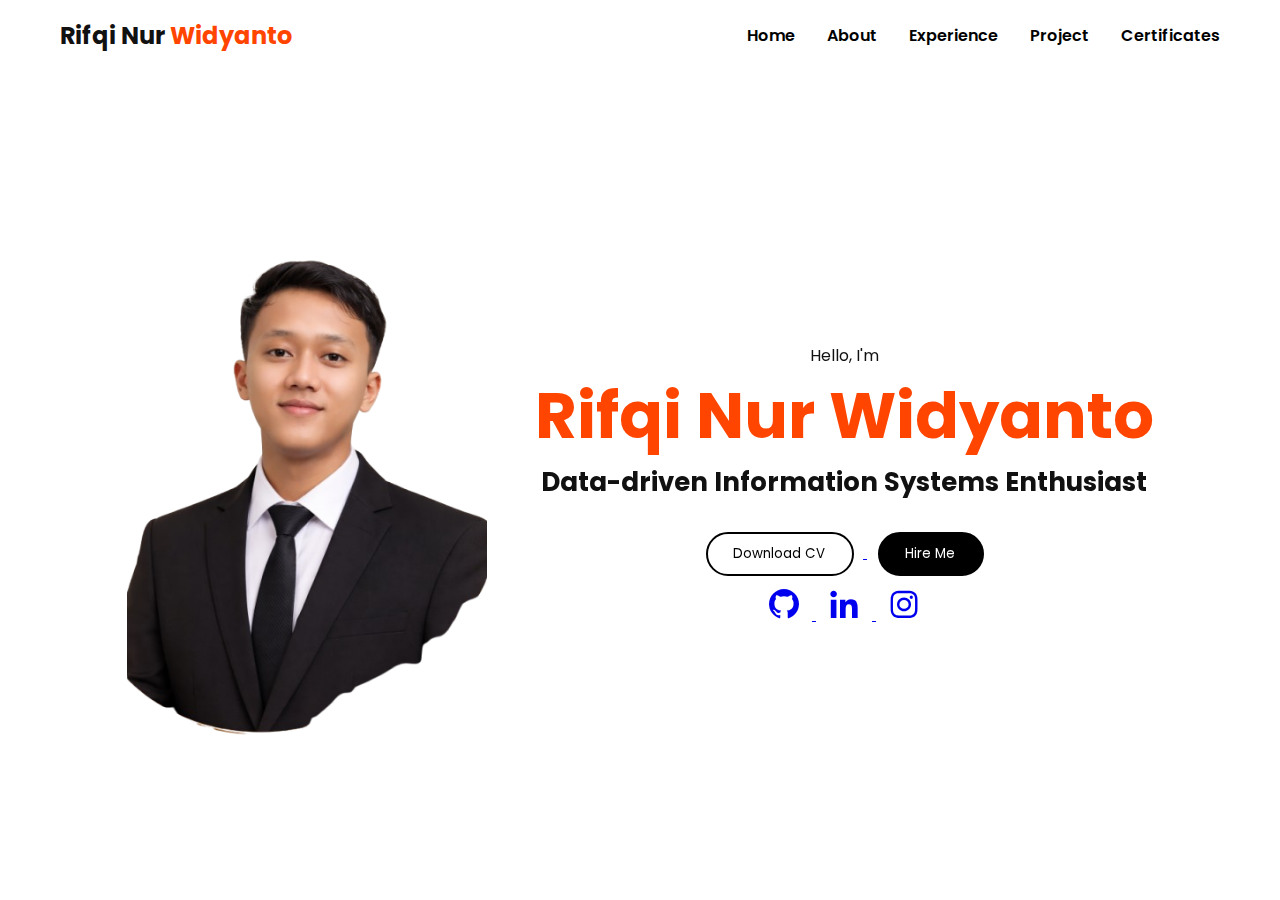
<file: index.html>
<!DOCTYPE html>
<html lang="en">

<head>
    <meta charset="UTF-8" />
    <meta name="viewport" content="width=device-width, initial-scale=1.0" />
    <title>Portfolio | Rifqi Nur Widyanto</title>

    <!-- GLOBAL CSS -->
    <link rel="stylesheet" href="css/global.css" />
    <!-- HOME CSS -->
    <link rel="stylesheet" href="css/home.css" />

    <!-- BOXICONS -->
    <link href="https://unpkg.com/boxicons@2.1.4/css/boxicons.min.css" rel="stylesheet" />

    <!-- AOS -->
    <link rel="stylesheet" href="https://unpkg.com/aos@next/dist/aos.css" />
</head>

<body>

    <!-- NAVBAR -->
    <nav class="navbar">
        <div class="nav-container">
            <h2 class="logo">
                Rifqi Nur <span>Widyanto</span>
            </h2>

            <ul class="nav-links">
                <li><a href="index.html" class="active">Home</a></li>
                <li><a href="about.html">About</a></li>
                <li><a href="experience.html">Experience</a></li>
                <li><a href="Project.html">Project</a></li>
                <li><a href="certificates.html">Certificates</a></li>
            </ul>

            <div class="menu-toggle" aria-label="Toggle navigation">
                &#9776;
            </div>
        </div>
    </nav>

    <!-- MAIN / HOME -->
    <main class="main">

        <!-- IMAGE -->
        <div class="img-term" data-aos="zoom-out-right">
            <img src="img/main.png" alt="Rifqi Nur Widyanto" />
        </div>

        <!-- CONTENT -->
        <div class="main-detail">
            <p data-aos="fade-left" data-aos-delay="200">
                Hello, I'm
            </p>

            <h1 data-aos="fade-right" data-aos-delay="400">
                Rifqi Nur Widyanto
            </h1>

            <h4 data-aos="fade-up" data-aos-delay="600">
                Data-driven Information Systems Enthusiast
            </h4>

            <!-- BUTTON -->
            <div class="btn" data-aos="zoom-in" data-aos-delay="800">
                <a href="img/CV/RESUME_RIFQI NUR WIDYANTO_CV.pdf" download>
                    <button class="btn-1">Download CV</button>
                </a>

                <a href="hireme.html">
                    <button class="btn-2">Hire Me</button>
                </a>
            </div>

            <!-- SOCIAL MEDIA -->
            <div class="social" data-aos="fade-up" data-aos-delay="1000">
                <a href="https://github.com/rifqinw" target="_blank" aria-label="GitHub">
                    <i class="bx bxl-github"></i>
                </a>

                <a href="linkedin.com/in/rifqi-nur-widyanto-18b354249" target="_blank" aria-label="LinkedIn">
                    <i class="bx bxl-linkedin"></i>
                </a>

                <a href="https://www.instagram.com/rifqii_nrwdy/?igsh=djF5emR0dmozYmlh#" target="_blank"
                    aria-label="Instagram">
                    <i class="bx bxl-instagram"></i>
                </a>
            </div>


    </main>

    <!-- AOS -->
    <script src="https://unpkg.com/aos@next/dist/aos.js"></script>
    <script>
        AOS.init({
            duration: 1000,
            once: true
        });
    </script>

    <!-- NAVBAR JS -->
    <script src="js/navbar.js"></script>

</body>

</html>
</file>
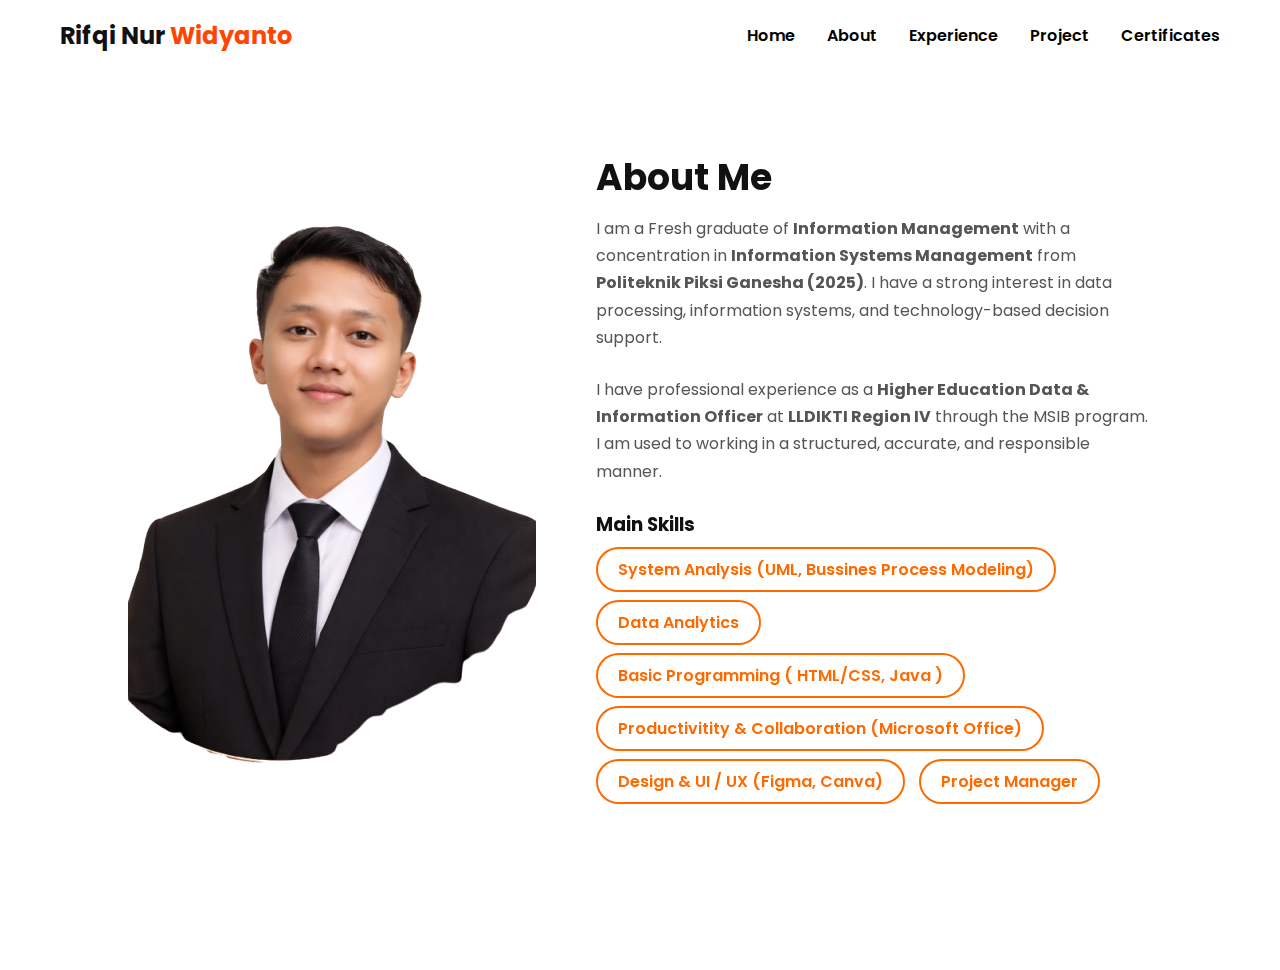
<file: about.html>
<!DOCTYPE html>
<html lang="en">

<head>
    <meta charset="UTF-8" />
    <meta name="viewport" content="width=device-width, initial-scale=1.0" />
    <title>About | Rifqi Nur Widyanto</title>

    <!-- GLOBAL CSS -->
    <link rel="stylesheet" href="css/global.css" />
    <!-- ABOUT CSS -->
    <link rel="stylesheet" href="css/about.css" />

    <!-- AOS -->
    <link rel="stylesheet" href="https://unpkg.com/aos@next/dist/aos.css" />
</head>

<body>

    <!-- NAVBAR -->
    <nav class="navbar">
        <div class="nav-container">
            <h2 class="logo">
                Rifqi Nur <span>Widyanto</span>
            </h2>

            <ul class="nav-links">
                <li><a href="index.html" class="active">Home</a></li>
                <li><a href="about.html">About</a></li>
                <li><a href="experience.html">Experience</a></li>
                <li><a href="project.html">Project</a></li>
                <li><a href="certificates.html">Certificates</a></li>
            </ul>
            <div class="menu-toggle">&#9776;</div>
        </div>
    </nav>

    <!-- ABOUT PAGE -->
    <section id="about-page">
        <div class="about-wrapper">

            <!-- PHOTO -->
            <div class="about-photo" data-aos="fade-right">
                <img src="img/main.png" alt="Rifqi Nur Widyanto">
            </div>

            <!-- CONTENT -->
            <div class="about-content" data-aos="fade-left">
                <h2>About Me</h2>

                <p>
                    I am a Fresh graduate of <strong>Information Management</strong> with a concentration in
                    <strong>Information Systems Management</strong> from
                    <strong>Politeknik Piksi Ganesha (2025)</strong>.
                    I have a strong interest in data processing, information systems,
                    and technology-based decision support.
                </p>

                <p>
                    I have professional experience as a
                    <strong>Higher Education Data & Information Officer</strong>
                    at <strong>LLDIKTI Region IV</strong> through the MSIB program.
                    I am used to working in a structured, accurate, and responsible manner.
                </p>

                <h3>Main Skills</h3>
                <div class="skill-box">
                    <span>System Analysis (UML, Bussines Process Modeling)</span>
                    <span>Data Analytics</span>
                    <span>Basic Programming ( HTML/CSS, Java ) </span>
                    <span>Productivitity & Collaboration (Microsoft Office)</span>
                    <span>Design & UI / UX (Figma, Canva)</span>
                    <span>Project Manager</span>
                </div>

            </div>

        </div>
    </section>

    <!-- AOS -->
    <script src="https://unpkg.com/aos@next/dist/aos.js"></script>
    <script>
        AOS.init({
            duration: 1000,
            once: true
        });
    </script>

    <!-- NAVBAR JS -->
    <script src="js/navbar.js"></script>

</body>


</html>
</file>
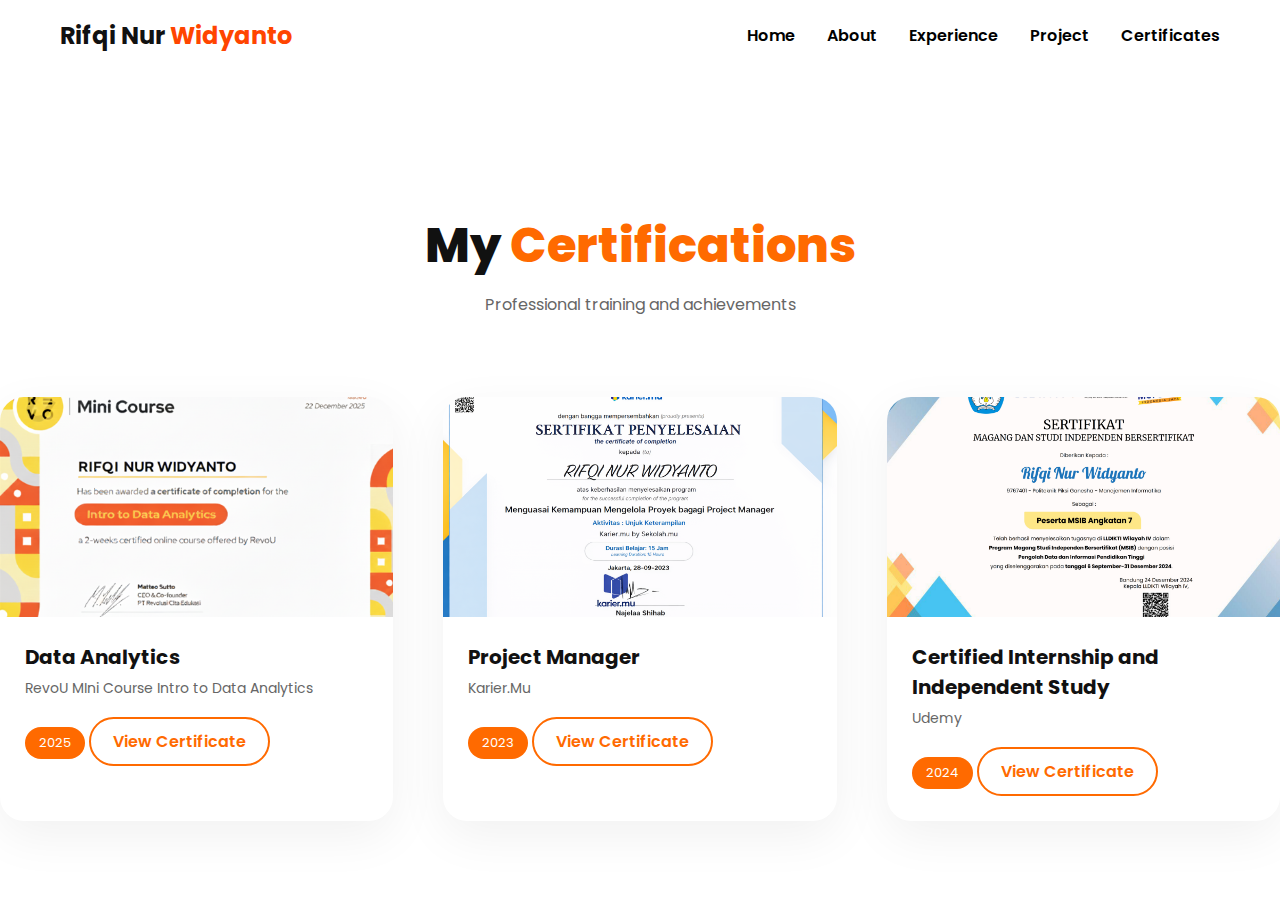
<file: certificates.html>
<!DOCTYPE html>
<html lang="en">

<head>
    <meta charset="UTF-8">
    <title>Certificates | Rifqi Nur Widyanto</title>

    <link rel="stylesheet" href="css/global.css">
    <link rel="stylesheet" href="css/certificates.css">
    <link href="https://unpkg.com/boxicons@2.1.4/css/boxicons.min.css" rel="stylesheet">
</head>

<body>

    <!-- NAVBAR -->
    <nav class="navbar">
        <div class="nav-container">
            <h2 class="logo">
                Rifqi Nur <span>Widyanto</span>
            </h2>

            <ul class="nav-links">
                <li><a href="index.html">Home</a></li>
                <li><a href="about.html">About</a></li>
                <li><a href="experience.html">Experience</a></li>
                <li><a href="project.html">Project</a></li>
                <li><a href="certificates.html" class="active">Certificates</a></li>
            </ul>

            <div class="menu-toggle">&#9776;</div>
        </div>
    </nav>

    <!-- CERTIFICATES -->
    <section id="certificates-page">
        <div class="container">

            <div class="cert-header">
                <h1>My <span>Certifications</span></h1>
                <p>Professional training and achievements</p>
            </div>

            <div class="cert-grid">

                <div class="cert-card">
                    <div class="cert-image">
                        <img src="img/certificates/sertif.PNG">
                    </div>
                    <div class="cert-info">
                        <h3>Data Analytics</h3>
                        <p>RevoU MIni Course Intro to Data Analytics</p>
                        <span>2025</span>
                        <a href="img/certificates/RevoU_Mini_Course_Rifqi.pdf" target="_blank" class="cert-btn">View
                            Certificate</a>
                    </div>
                </div>

                <div class="cert-card">
                    <div class="cert-image">
                        <img src="img/certificates/esertif_PM_RIfqi.png">
                    </div>
                    <div class="cert-info">
                        <h3>Project Manager</h3>
                        <p>Karier.Mu</p>
                        <span>2023</span>
                        <a href="img/certificates/sertifikat-sekolahmu-9259404.pdf" target="_blank"
                            class="cert-btn">View
                            Certificate</a>
                    </div>
                </div>

                <div class="cert-card">
                    <div class="cert-image">
                        <img src="img/certificates/msib.PNG">
                    </div>
                    <div class="cert-info">
                        <h3>Certified Internship and Independent Study</h3>
                        <p>Udemy</p>
                        <span>2024</span>
                        <a href="img/certificates/31 Rifqi Nur Widyanto (3).pdf" target="_blank" class="cert-btn">View
                            Certificate</a>
                    </div>
                </div>

            </div>

        </div>
    </section>

    <script src="js/navbar.js"></script>
</body>


</html>
</file>
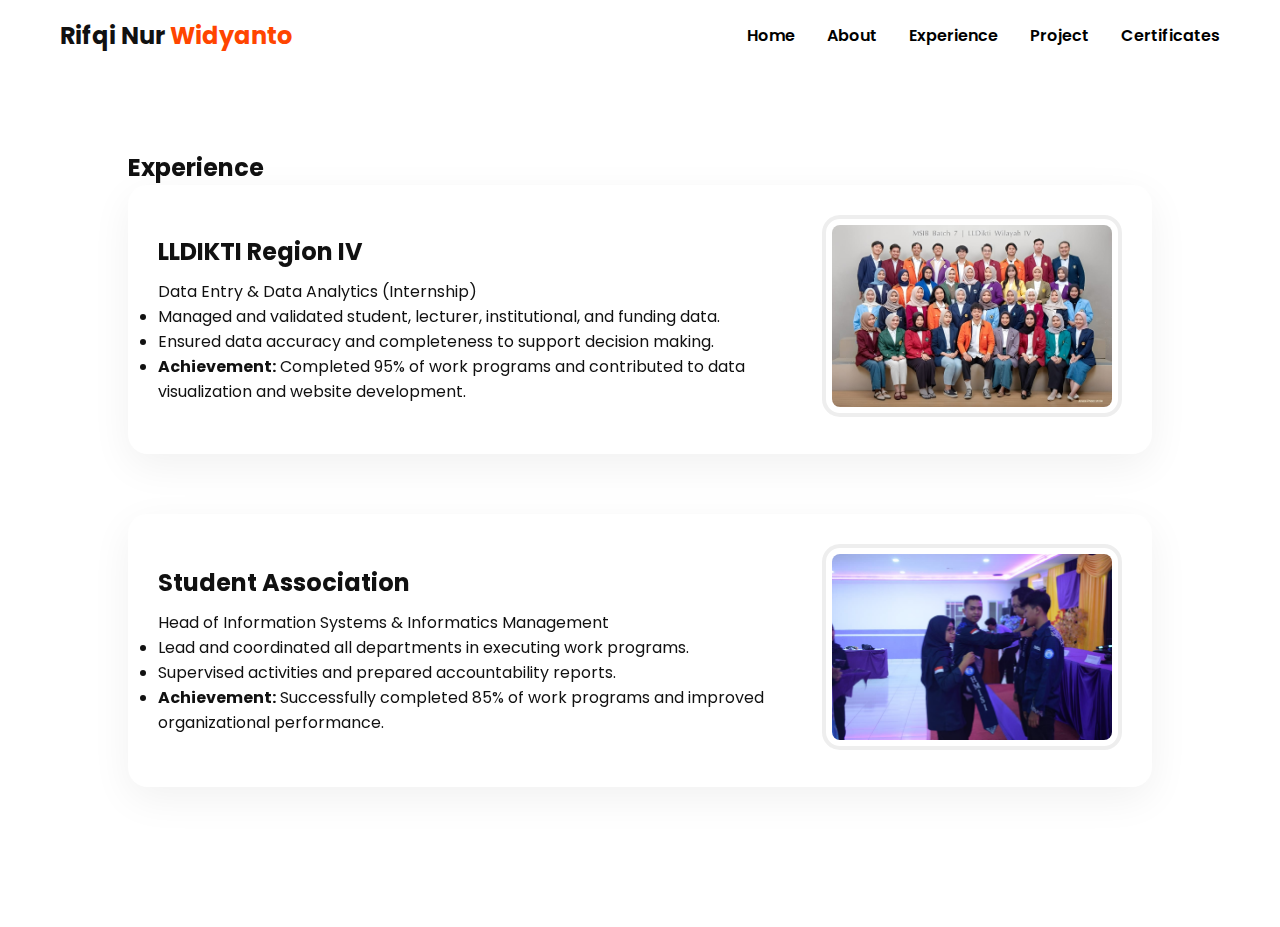
<file: experience.html>
<!DOCTYPE html>
<html lang="en">

<head>
    <meta charset="UTF-8" />
    <meta name="viewport" content="width=device-width, initial-scale=1.0" />
    <title>Experience | Rifqi Nur Widyanto</title>

    <!-- GLOBAL CSS -->
    <link rel="stylesheet" href="css/global.css" />
    <!-- EXPERIENCE CSS -->
    <link rel="stylesheet" href="css/experience.css" />

    <!-- AOS -->
    <link rel="stylesheet" href="https://unpkg.com/aos@next/dist/aos.css" />
</head>

<body>

    <!-- NAVBAR -->
    <nav class="navbar">
        <div class="nav-container">
            <h2 class="logo">
                Rifqi Nur <span>Widyanto</span>
            </h2>

            <ul class="nav-links">
                <li><a href="index.html" class="active">Home</a></li>
                <li><a href="about.html">About</a></li>
                <li><a href="experience.html">Experience</a></li>
                <li><a href="project.html">Project</a></li>
                <li><a href="certificates.html">Certificates</a></li>
            </ul>

            <div class="menu-toggle">&#9776;</div>
        </div>
    </nav>

    <!-- EXPERIENCE PAGE -->
    <section id="experience-page">

        <h2 data-aos="fade-up">Experience</h2>

        <!-- EXPERIENCE 1 -->
        <div class="experience-card" data-aos="fade-up">
            <div class="experience-info">
                <h3>LLDIKTI Region IV</h3>
                <span class="role">Data Entry & Data Analytics (Internship)</span>

                <ul>
                    <li>Managed and validated student, lecturer, institutional, and funding data.</li>
                    <li>Ensured data accuracy and completeness to support decision making.</li>
                    <li><strong>Achievement:</strong> Completed 95% of work programs and contributed
                        to data visualization and website development.</li>
                </ul>
            </div>

            <div class="experience-image">
                <img src="img/experience/msib.png" alt="LLDIKTI Internship">
            </div>
        </div>

        <!-- EXPERIENCE 2 -->
        <div class="experience-card" data-aos="fade-up">
            <div class="experience-info">
                <h3>Student Association</h3>
                <span class="role">Head of Information Systems & Informatics Management</span>

                <ul>
                    <li>Lead and coordinated all departments in executing work programs.</li>
                    <li>Supervised activities and prepared accountability reports.</li>
                    <li><strong>Achievement:</strong> Successfully completed 85% of work programs
                        and improved organizational performance.</li>
                </ul>
            </div>

            <div class="experience-image">
                <img src="img/experience/kahim.png" alt="Student Association">
            </div>
        </div>

    </section>

    <!-- AOS -->
    <script src="https://unpkg.com/aos@next/dist/aos.js"></script>
    <script>
        AOS.init({
            duration: 1000,
            once: true
        });
    </script>

    <!-- NAVBAR JS -->
    <script src="js/navbar.js"></script>

</body>


</html>
</file>
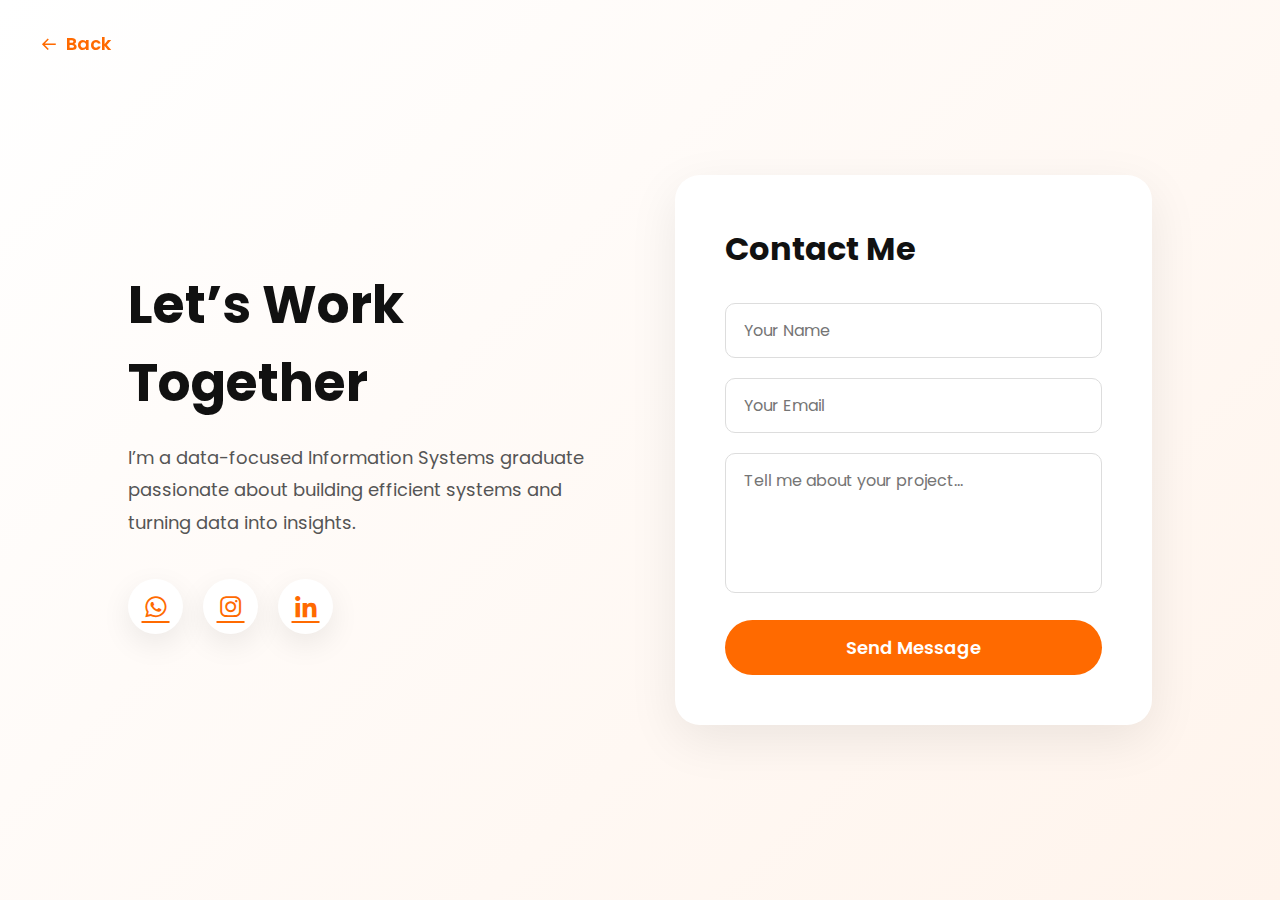
<file: hireme.html>
<!DOCTYPE html>
<html lang="en">

<head>
    <meta charset="UTF-8">
    <title>Hire Me | Rifqi Nur Widyanto</title>

    <link rel="stylesheet" href="css/global.css">
    <link rel="stylesheet" href="css/hireme.css">
    <link href="https://unpkg.com/boxicons@2.1.4/css/boxicons.min.css" rel="stylesheet">
</head>

<body>

    <!-- BACK BUTTON -->
    <a href="index.html" class="back-btn">
        <i class='bx bx-arrow-back'></i> Back
    </a>

    <section id="hireme">

        <div class="hireme-wrapper">

            <!-- LEFT -->
            <div class="hireme-text">
                <h1>Let’s Work Together</h1>
                <p>
                    I’m a data-focused Information Systems graduate passionate about building
                    efficient systems and turning data into insights.
                </p>

                <div class="hireme-social">
                    <a href="https://wa.me/6285797913914" target="_blank"><i class='bx bxl-whatsapp'></i></a>
                    <a href="https://instagram.com/rifqii_nrwdy" target="_blank"><i class='bx bxl-instagram'></i></a>
                    <a href="https://linkedin.com/in/rifqinurwidyanto" target="_blank"><i
                            class='bx bxl-linkedin'></i></a>
                </div>
            </div>

            <!-- RIGHT -->
            <div class="hireme-form">
                <h2>Contact Me</h2>

                <form action="https://formsubmit.co/rifqinuwid@gmail.com" method="POST">
                    <input type="text" name="name" placeholder="Your Name" required>
                    <input type="email" name="email" placeholder="Your Email" required>
                    <textarea name="message" placeholder="Tell me about your project..." required></textarea>

                    <button type="submit">Send Message</button>
                </form>
            </div>

        </div>

    </section>

</body>

</html>
</file>
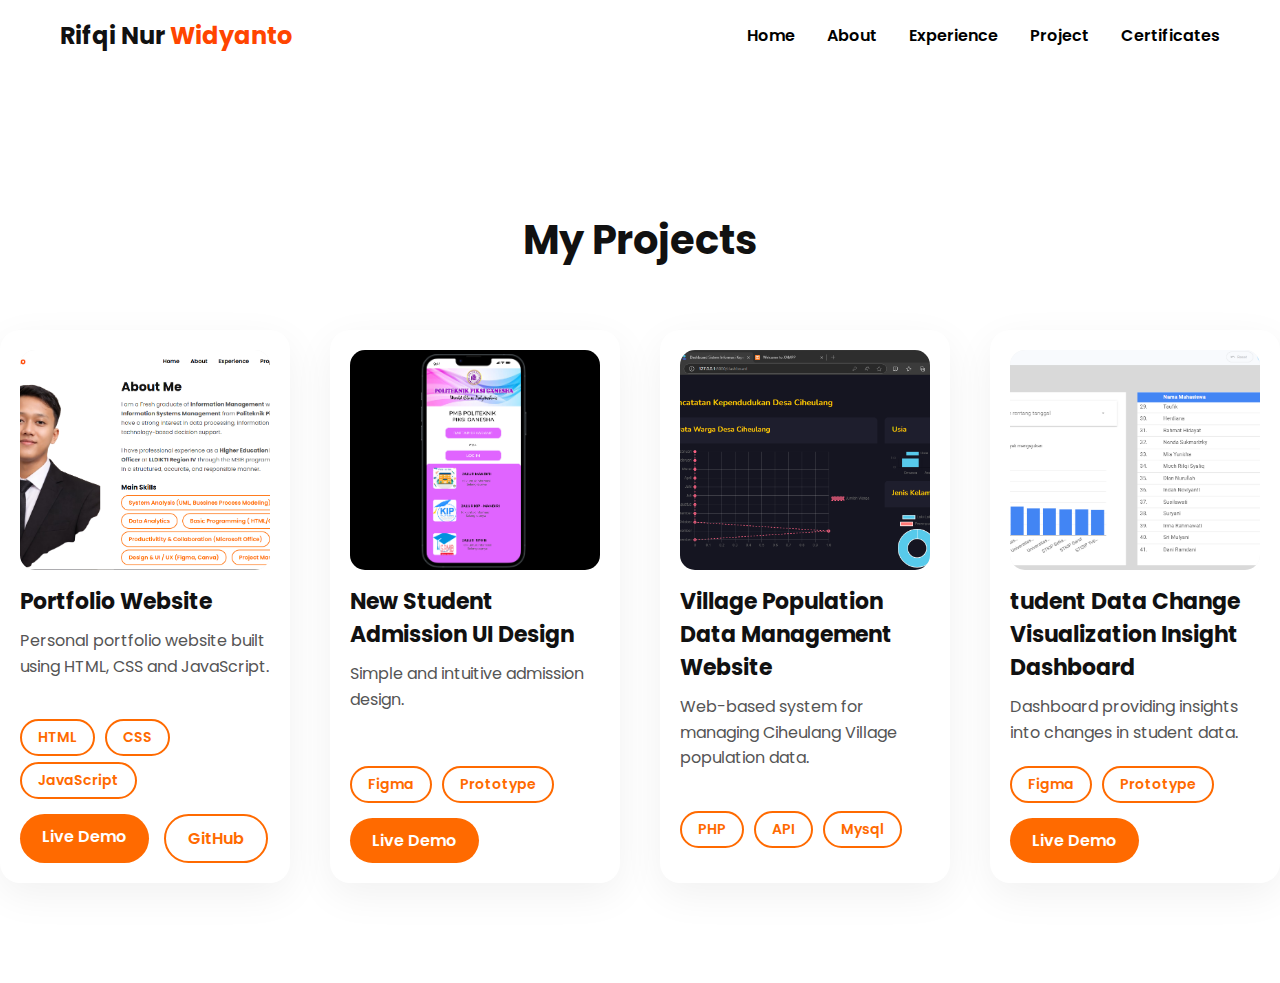
<file: project.html>
<!DOCTYPE html>
<html lang="en">

<head>
    <meta charset="UTF-8">
    <title>My Project</title>

    <!-- Global CSS -->
    <link rel="stylesheet" href="css/global.css">
    <!-- Project CSS -->
    <link rel="stylesheet" href="css/project.css">

    <!-- Boxicons -->
    <link href="https://unpkg.com/boxicons@2.1.4/css/boxicons.min.css" rel="stylesheet">
</head>

<body>

    <!-- NAVBAR (MODEL DARI KODE AWAL KAMU) -->
    <nav class="navbar">
        <div class="nav-container">
            <h2 class="logo">
                Rifqi Nur <span>Widyanto</span>
            </h2>

            <ul class="nav-links">
                <li><a href="index.html">Home</a></li>
                <li><a href="about.html">About</a></li>
                <li><a href="experience.html">Experience</a></li>
                <li><a href="project.html" class="active">Project</a></li>
                <li><a href="certificates.html">Certificates</a></li>
            </ul>

            <div class="menu-toggle">&#9776;</div>
        </div>
    </nav>

    <!-- PROJECT PAGE -->
    <section id="project-page">
        <div class="container">

            <h1 class="page-title">My Projects</h1>

            <div class="projects-grid">

                <div class="project-card">
                    <img src="img/Project/Project.PNG">
                    <h3>Portfolio Website</h3>
                    <p>Personal portfolio website built using HTML, CSS and JavaScript.</p>

                    <div class="project-tech">
                        <span>HTML</span>
                        <span>CSS</span>
                        <span>JavaScript</span>
                    </div>

                    <div class="project-links">
                        <a href="https://rifqinw.github.io/Rifqi_Portofolio/" class="btn">Live Demo</a>
                        <a href="#" class="btn outline">GitHub</a>
                    </div>
                </div>

                <div class="project-card">
                    <img src="img/Project/Project2.PNG">
                    <h3>New Student Admission UI Design</h3>
                    <p>Simple and intuitive admission design.</p>

                    <div class="project-tech">
                        <span>Figma</span>
                        <span>Prototype</span>
                    </div>

                    <div class="project-links">
                        <a href="https://www.figma.com/proto/CPfpzigc1Hn0GyOpiIbuWm/PMBksk?node-id=1-19&p=f&t=y6qnlku5xjAaB502-1&scaling=scale-down&content-scaling=fixed&page-id=0%3A1&starting-point-node-id=1%3A70&show-proto-sidebar=1"
                            class="btn">Live Demo</a>
                    </div>
                </div>

                <div class="project-card">
                    <img src="img/Project/project3.PNG">
                    <h3>Village Population Data Management Website</h3>
                    <p>Web-based system for managing Ciheulang Village population data.</p>

                    <div class="project-tech">
                        <span>PHP</span>
                        <span>API</span>
                        <span>Mysql</span>
                    </div>
                </div>
                 <div class="project-card">
                    <img src="img/Project/VD.PNG">
                    <h3>tudent Data Change Visualization Insight Dashboard</h3>
                    <p>Dashboard providing insights into changes in student data.</p>
                    <div class="project-tech">
                        <span>Figma</span>
                        <span>Prototype</span>
                    </div>
                    <div class="project-links">
                        <a href="https://lookerstudio.google.com/reporting/beecfa05-63b7-42eb-a82e-8e2d69c29071"
                            class="btn">Live Demo</a>
                    </div>
                </div>
            </div>
    </section>

    <script src="js/navbar.js"></script>
</body>


</html>
</file>
<file: css/global.css>
@import url('https://fonts.googleapis.com/css2?family=Poppins:wght@300;400;600;700&display=swap');

* {
    margin: 0;
    padding: 0;
    box-sizing: border-box;
    font-family: 'Poppins', sans-serif;
}

body {
    min-height: 100vh;
    overflow-x: hidden;
    color: #111;
}

/* ===== NAVBAR ===== */
.navbar {
    width: 100%;
    height: 70px;
    background: white;
    position: sticky;
    top: 0;
    z-index: 1000;
}

.nav-container {
    max-width: 1200px;
    margin: auto;
    height: 100%;
    padding: 0 20px;
    display: flex;
    align-items: center;
    justify-content: space-between;
}

.logo span {
    color: orangered;
}

/* LINKS */
.nav-links {
    list-style: none;
    display: flex;
    gap: 2rem;
}

.nav-links a {
    text-decoration: none;
    color: black;
    font-weight: 600;
    position: relative;
}

.nav-links a::after {
    content: "";
    position: absolute;
    bottom: -6px;
    left: 0;
    width: 100%;
    height: 3px;
    background: orangered;
    transform: scaleX(0);
    transition: .3s;
}

.nav-links a:hover::after {
    transform: scaleX(1);
}

/* ===== HAMBURGER ===== */
.menu-toggle {
    display: none;
    font-size: 28px;
    cursor: pointer;
}

/* ===== MOBILE ===== */
@media (max-width: 900px) {
    .menu-toggle {
        display: block;
    }

    .nav-links {
        position: absolute;
        top: 70px;
        right: 0;
        width: 100%;
        background: white;
        flex-direction: column;
        text-align: center;
        gap: 1.5rem;
        padding: 30px 0;
        display: none;
    }

    .nav-links.active {
        display: flex;
    }
}
</file>
<file: css/home.css>
.main {
    min-height: calc(100vh - 70px);
    display: flex;
    align-items: center;
    justify-content: center;
    gap: 3rem;
    padding: 60px 20px;
}

.main img {
    width: 360px;
    transition: .4s;
}

.main img:hover {
    transform: scale(1.1);
}

.main-detail {
    text-align: center;
}

.main-detail h1 {
    font-size: clamp(38px, 5vw, 68px);
    color: orangered;
}

.main-detail h4 {
    font-size: 26px;
    margin-bottom: 20px;
}

/* BUTTON */
.btn button {
    padding: 10px 26px;
    border-radius: 30px;
    border: 2px solid black;
    margin: 10px;
    cursor: pointer;
    transition: .3s;
}

.btn-1 {
    background: white;
}

.btn-2 {
    background: black;
    color: white;
}

.btn button:hover {
    transform: translateY(-3px);
}

.social i {
    font-size: 36px;
    margin: 0 10px;
}

/* MOBILE */
@media (max-width: 900px) {
    .main {
        flex-direction: column;
    }
}
</file>
<file: css/about.css>
/* ABOUT SECTION */
#about-page {
    min-height: 100vh;
    padding: 80px 10%;
    background: #ffffff;
}

.about-wrapper {
    max-width: 1200px;
    margin: auto;
    display: grid;
    grid-template-columns: 1fr 1.5fr;
    gap: 60px;
    align-items: center;
}

/* FOTO */
.About-photo img {
    width: 320px;
    /* diperbesar */
    height: 320px;
    object-fit: cover;
    border-radius: 50%;
    background: white;
    padding: 12px;
    border: 4px solid #eee;
    box-shadow: 0 12px 35px rgba(0, 0, 0, 0.12);
}

/* Supaya benar-benar center */
.about-photo {
    display: flex;
    justify-content: center;
    align-items: center;
}


/* TEKS */
.about-content h2 {
    font-size: 36px;
    margin-bottom: 10px;
}

.about-content p {
    color: #555;
    line-height: 1.7;
    margin-bottom: 25px;
}

/* SKILLS */
.skill-box span {
    display: inline-block;
    margin: 8px 10px 0 0;
    padding: 8px 20px;
    border-radius: 30px;
    border: 2px solid #ff6a00;
    color: #ff6a00;
    font-weight: 600;
    background: transparent;
    transition: 0.3s;
}

/* Hover effect */
.skill-box span:hover {
    background: #ff6a00;
    color: white;
}

/* MOBILE */
@media (max-width: 900px) {
    .about-wrapper {
        grid-template-columns: 1fr;
        text-align: center;
    }

    .about-photo {
        margin-bottom: 30px;
    }
}
</file>
<file: css/certificates.css>
#certificates-page {
    padding-top: 140px;
    padding-bottom: 100px;
    background: white;
}

/* HEADER */
.cert-header {
    text-align: center;
    margin-bottom: 80px;
}

.cert-header h1 {
    font-size: 48px;
    font-weight: 800;
}

.cert-header span {
    color: #ff6a00;
}

.cert-header p {
    color: #666;
    margin-top: 10px;
}

/* GRID */
.cert-grid {
    display: grid;
    grid-template-columns: repeat(auto-fit, minmax(280px, 1fr));
    gap: 50px;
}

/* CARD */
.cert-card {
    background: #fff;
    border-radius: 24px;
    box-shadow: 0 15px 50px rgba(0, 0, 0, 0.06);
    overflow: hidden;
    transition: 0.4s ease;
}

.cert-card:hover {
    transform: translateY(-10px);
    box-shadow: 0 25px 60px rgba(0, 0, 0, 0.1);
}

/* IMAGE */
.cert-image {
    height: 220px;
    overflow: hidden;
}

.cert-image img {
    width: 100%;
    height: 100%;
    object-fit: cover;
    transition: 0.4s ease;
}

.cert-card:hover img {
    transform: scale(1.08);
}

/* INFO */
.cert-info {
    padding: 25px;
}

.cert-info h3 {
    font-size: 20px;
    margin-bottom: 6px;
}

.cert-info p {
    color: #666;
    font-size: 14px;
}

.cert-info span {
    display: inline-block;
    margin-top: 12px;
    padding: 6px 14px;
    border-radius: 30px;
    background: #ff6a00;
    color: white;
    font-size: 13px;
}

/* BUTTON */
.cert-btn {
    display: inline-block;
    margin-top: 18px;
    padding: 10px 22px;
    border-radius: 30px;
    background: transparent;
    border: 2px solid #ff6a00;
    color: #ff6a00;
    text-decoration: none;
    font-weight: 600;
    transition: 0.3s ease;
}

.cert-btn:hover {
    background: #ff6a00;
    color: white;
}
</file>
<file: css/experience.css>
#experience-page {
    padding: 80px 10%;
    background: #ffffff;
}

/* Card */
.experience-card {
    display: flex;
    gap: 50px;
    margin-bottom: 60px;
    align-items: center;
    padding: 30px;
    border-radius: 20px;
    background: #fff;
    box-shadow: 0 12px 40px rgba(0, 0, 0, 0.06);
    transition: 0.3s ease;
}

/* Hover sedikit naik */
.experience-card:hover {
    transform: translateY(-6px);
    box-shadow: 0 18px 50px rgba(0, 0, 0, 0.08);
}

/* Gambar Experience */
.experience-card img {
    width: 300px;
    border-radius: 18px;
    object-fit: cover;
    border: 4px solid #eee;
    /* senada dengan bingkai foto profile */
    padding: 6px;
    background: white;
}

/* Text */
.experience-card h3 {
    font-size: 24px;
    margin-bottom: 10px;
}

.experience-card p {
    color: #555;
    line-height: 1.6;
}

/* MOBILE */
@media (max-width: 900px) {
    .experience-card {
        flex-direction: column;
        text-align: center;
    }

    .experience-card img {
        width: 100%;
        max-width: 320px;
    }
}
</file>
<file: css/hireme.css>
body {
    background: linear-gradient(135deg, #fff, #fff4ec);
}

/* BACK */
.back-btn {
    position: fixed;
    top: 30px;
    left: 40px;
    text-decoration: none;
    font-weight: 600;
    color: #ff6a00;
    font-size: 18px;
    display: flex;
    align-items: center;
    gap: 8px;
    z-index: 10;
}

/* MAIN */
#hireme {
    min-height: 100vh;
    display: flex;
    align-items: center;
    justify-content: center;
    padding: 60px 10%;
}

.hireme-wrapper {
    max-width: 1200px;
    width: 100%;
    display: grid;
    grid-template-columns: 1fr 1fr;
    gap: 70px;
    align-items: center;
}

/* LEFT */
.hireme-text h1 {
    font-size: 52px;
    margin-bottom: 20px;
}

.hireme-text p {
    font-size: 18px;
    line-height: 1.8;
    color: #555;
}

.hireme-social {
    margin-top: 40px;
    display: flex;
    gap: 20px;
}

.hireme-social a {
    width: 55px;
    height: 55px;
    border-radius: 50%;
    background: white;
    display: flex;
    align-items: center;
    justify-content: center;
    font-size: 28px;
    color: #ff6a00;
    box-shadow: 0 10px 30px rgba(0, 0, 0, 0.08);
    transition: 0.3s;
}

.hireme-social a:hover {
    background: #ff6a00;
    color: white;
    transform: translateY(-5px);
}

/* FORM */
.hireme-form {
    background: white;
    padding: 50px;
    border-radius: 25px;
    box-shadow: 0 15px 50px rgba(0, 0, 0, 0.08);
}

.hireme-form h2 {
    font-size: 32px;
    margin-bottom: 30px;
}

.hireme-form input,
.hireme-form textarea {
    width: 100%;
    padding: 14px 18px;
    border-radius: 10px;
    border: 1px solid #ddd;
    margin-bottom: 20px;
    font-size: 16px;
}

.hireme-form textarea {
    resize: none;
    height: 140px;
}

.hireme-form button {
    width: 100%;
    padding: 14px;
    border-radius: 40px;
    background: #ff6a00;
    border: none;
    color: white;
    font-size: 18px;
    font-weight: 600;
    cursor: pointer;
    transition: 0.3s;
}

.hireme-form button:hover {
    background: #e85d00;
    transform: translateY(-2px);
}

/* MOBILE */
@media (max-width: 900px) {
    .hireme-wrapper {
        grid-template-columns: 1fr;
        text-align: center;
    }

    .hireme-social {
        justify-content: center;
    }
}
</file>
<file: css/project.css>
#project-page {
    padding-top: 140px;
    padding-bottom: 100px;
    background: #ffffff;
}

/* Title */
.page-title {
    font-size: 40px;
    text-align: center;
    margin-bottom: 60px;
}

/* Grid */
.projects-grid {
    display: grid;
    grid-template-columns: repeat(auto-fit, minmax(280px, 1fr));
    gap: 40px;
}

/* Card */
.project-card {
    background: white;
    border-radius: 20px;
    padding: 20px;
    box-shadow: 0 12px 40px rgba(0, 0, 0, 0.06);
    transition: 0.3s ease;
    display: flex;
    flex-direction: column;
}

.project-card:hover {
    transform: translateY(-8px);
    box-shadow: 0 20px 60px rgba(0, 0, 0, 0.1);
}

.project-card img {
    width: 100%;
    height: 220px;
    /* kunci tinggi */
    object-fit: cover;
    /* crop rapi */
    object-position: top;
    /* fokus ke wajah */
    border-radius: 15px;
    margin-bottom: 15px;
    background: #f3f3f3;
}

/* Title */
.project-card h3 {
    font-size: 22px;
    margin-bottom: 10px;
}

/* Description */
.project-card p {
    color: #555;
    line-height: 1.6;
    flex-grow: 1;
}

/* Tech */
.project-tech {
    margin: 15px 0;
}

.project-tech span {
    display: inline-block;
    margin: 6px 6px 0 0;
    padding: 6px 16px;
    border-radius: 30px;
    border: 2px solid #ff6a00;
    color: #ff6a00;
    font-weight: 600;
    font-size: 14px;
}

/* Buttons */
.project-links {
    display: flex;
    gap: 15px;
}

.btn {
    padding: 10px 22px;
    border-radius: 30px;
    background: #ff6a00;
    color: white;
    text-decoration: none;
    font-weight: 600;
    transition: 0.3s;
}

.btn:hover {
    background: #e85d00;
}

.btn.outline {
    background: transparent;
    color: #ff6a00;
    border: 2px solid #ff6a00;
}

.btn.outline:hover {
    background: #ff6a00;
    color: white;
}
</file>
